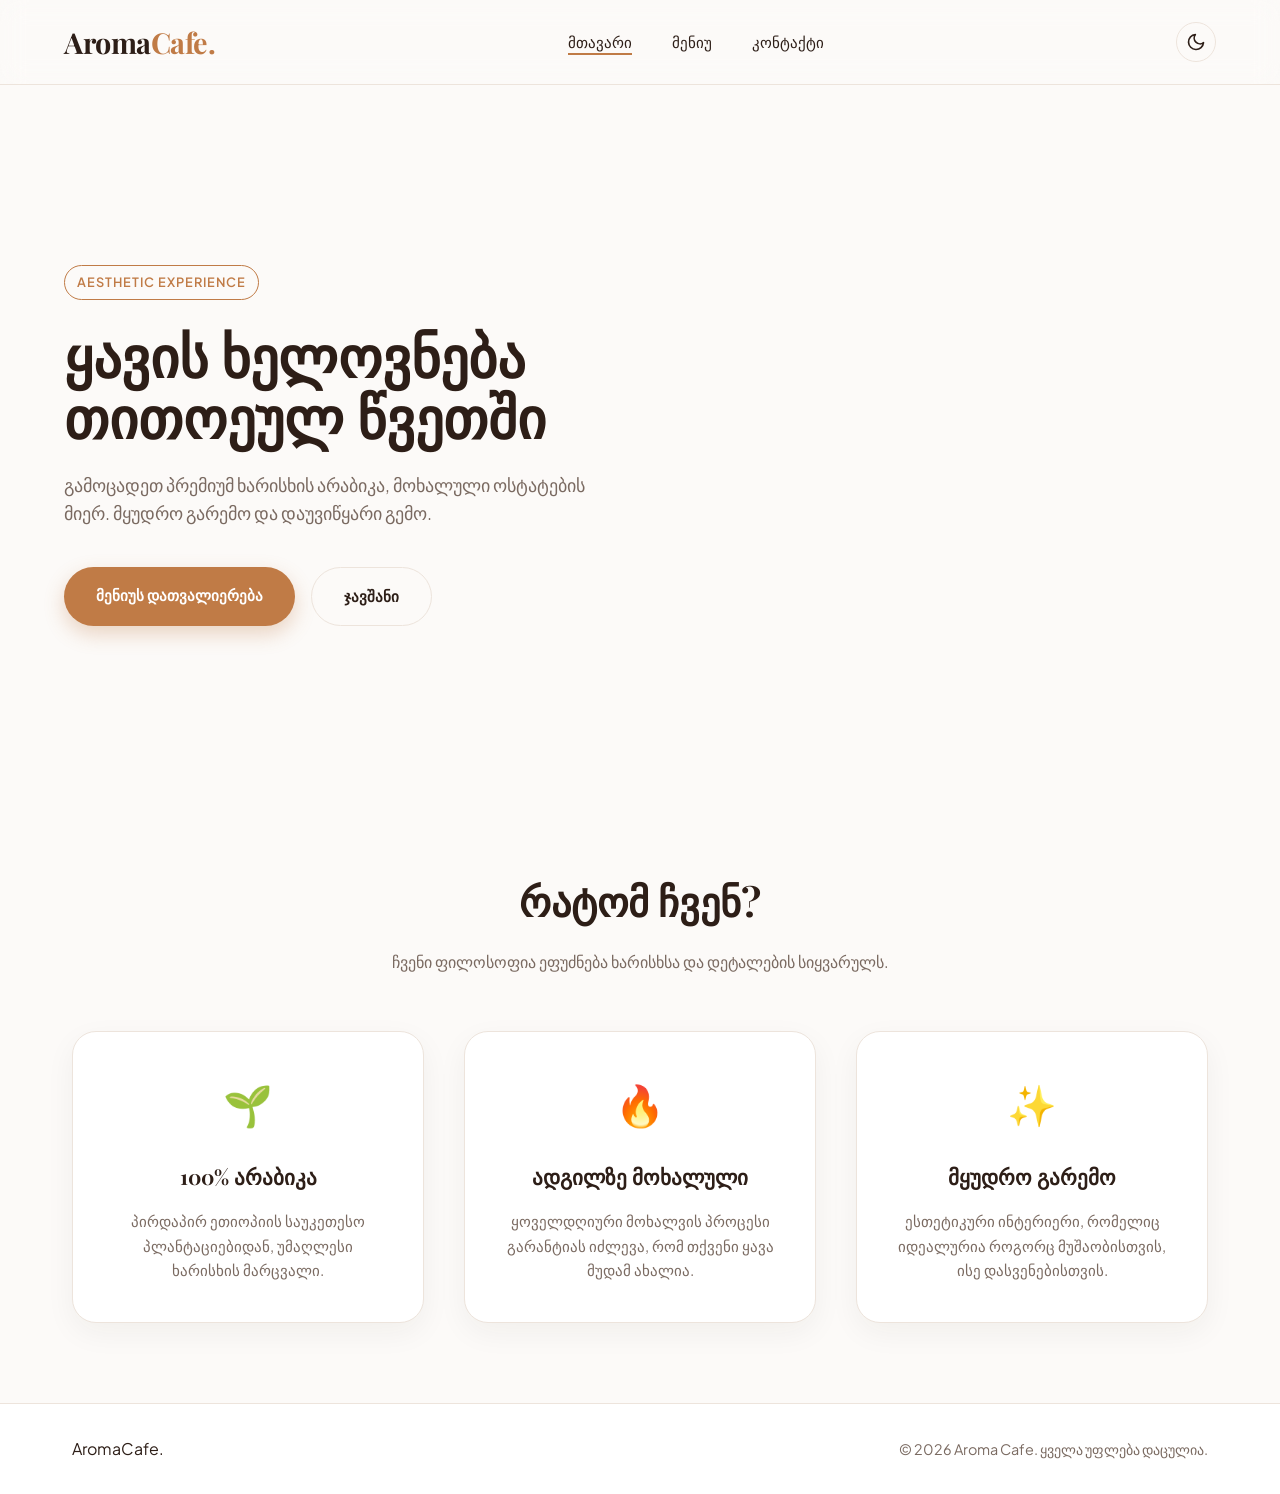
<file: index.html>
<!DOCTYPE html>
<html lang="ka">
<head>
    <meta charset="UTF-8">
    <meta name="viewport" content="width=device-width, initial-scale=1.0">
    <title>Aroma Cafe | მთავარი</title>
    <link rel="stylesheet" href="css/style.css">
</head>
<body>
    <header class="navbar">
        <div class="logo">Aroma<span class="accent-text">Cafe.</span></div>
        <nav>
            <ul class="nav-links">
                <li><a href="index.html" class="active">მთავარი</a></li>
                <li><a href="menu.html">მენიუ</a></li>
                <li><a href="contact.html">კონტაქტი</a></li>
            </ul>
        </nav>
        <div class="nav-actions">
            <button id="theme-toggle" class="btn-icon" aria-label="თემის შეცვლა">
                <svg id="moon-icon" xmlns="http://www.w3.org/2000/svg" width="20" height="20" viewBox="0 0 24 24" fill="none" stroke="currentColor" stroke-width="2" stroke-linecap="round" stroke-linejoin="round"><path d="M21 12.79A9 9 0 1 1 11.21 3 7 7 0 0 0 21 12.79z"></path></svg>
                <svg id="sun-icon" class="hidden" xmlns="http://www.w3.org/2000/svg" width="20" height="20" viewBox="0 0 24 24" fill="none" stroke="currentColor" stroke-width="2" stroke-linecap="round" stroke-linejoin="round"><circle cx="12" cy="12" r="5"></circle><line x1="12" y1="1" x2="12" y2="3"></line><line x1="12" y1="21" x2="12" y2="23"></line><line x1="4.22" y1="4.22" x2="5.64" y2="5.64"></line><line x1="18.36" y1="18.36" x2="19.78" y2="19.78"></line><line x1="1" y1="12" x2="3" y2="12"></line><line x1="21" y1="12" x2="23" y2="12"></line><line x1="4.22" y1="19.78" x2="5.64" y2="18.36"></line><line x1="18.36" y1="5.64" x2="19.78" y2="4.22"></line></svg>
            </button>
            <div class="burger-menu">
                <span></span><span></span><span></span>
            </div>
        </div>
    </header>

    <main class="hero">
        <div class="hero-bg"></div>
        <div class="hero-content animate-on-scroll">
            <span class="badge">Aesthetic Experience</span>
            <h1>ყავის ხელოვნება<br>თითოეულ წვეთში</h1>
            <p>გამოცადეთ პრემიუმ ხარისხის არაბიკა, მოხალული ოსტატების მიერ. მყუდრო გარემო და დაუვიწყარი გემო.</p>
            <div class="hero-btns">
                <a href="menu.html" class="btn-primary">მენიუს დათვალიერება</a>
                <a href="contact.html" class="btn-secondary">ჯავშანი</a>
            </div>
        </div>
    </main>

    <section class="features container animate-on-scroll">
        <div class="section-title">
            <h2>რატომ ჩვენ?</h2>
            <p>ჩვენი ფილოსოფია ეფუძნება ხარისხსა და დეტალების სიყვარულს.</p>
        </div>
        <div class="grid-3">
            <div class="feature-card">
                <div class="icon-wrapper">🌱</div>
                <h3>100% არაბიკა</h3>
                <p>პირდაპირ ეთიოპიის საუკეთესო პლანტაციებიდან, უმაღლესი ხარისხის მარცვალი.</p>
            </div>
            <div class="feature-card">
                <div class="icon-wrapper">🔥</div>
                <h3>ადგილზე მოხალული</h3>
                <p>ყოველდღიური მოხალვის პროცესი გარანტიას იძლევა, რომ თქვენი ყავა მუდამ ახალია.</p>
            </div>
            <div class="feature-card">
                <div class="icon-wrapper">✨</div>
                <h3>მყუდრო გარემო</h3>
                <p>ესთეტიკური ინტერიერი, რომელიც იდეალურია როგორც მუშაობისთვის, ისე დასვენებისთვის.</p>
            </div>
        </div>
    </section>

    <footer class="footer">
        <div class="footer-content container">
            <div class="footer-logo">Aroma<span>Cafe.</span></div>
            <p>&copy; 2026 Aroma Cafe. ყველა უფლება დაცულია.</p>
        </div>
    </footer>

    <script src="js/app.js"></script>
</body>
</html>
</file>
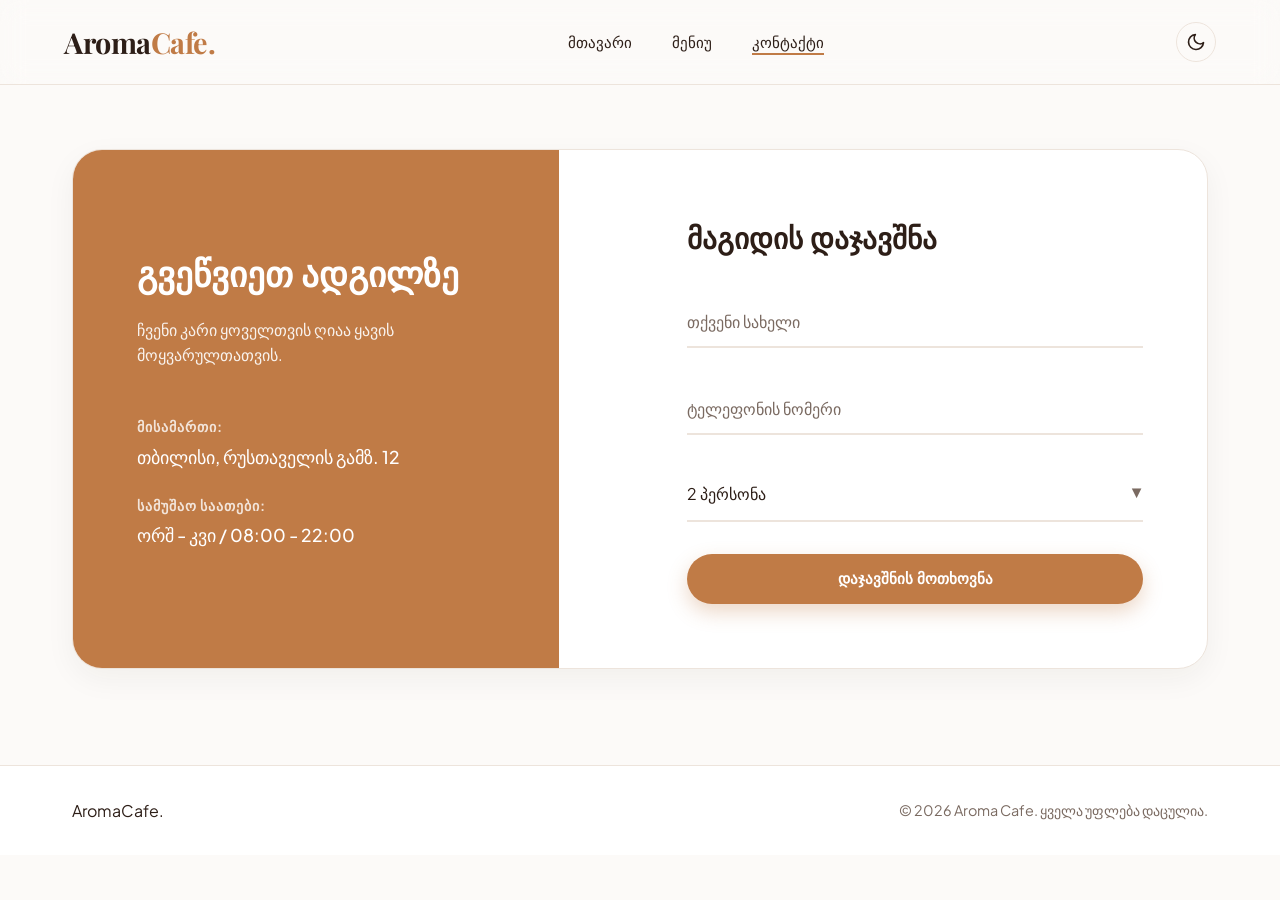
<file: contact.html>
<!DOCTYPE html>
<html lang="ka">
<head>
    <meta charset="UTF-8">
    <meta name="viewport" content="width=device-width, initial-scale=1.0">
    <title>Aroma Cafe | კონტაქტი</title>
    <link rel="stylesheet" href="css/style.css">
</head>
<body>
    <header class="navbar">
        <div class="logo">Aroma<span class="accent-text">Cafe.</span></div>
        <nav>
            <ul class="nav-links">
                <li><a href="index.html">მთავარი</a></li>
                <li><a href="menu.html">მენიუ</a></li>
                <li><a href="contact.html" class="active">კონტაქტი</a></li>
            </ul>
        </nav>
        <div class="nav-actions">
            <button id="theme-toggle" class="btn-icon" aria-label="თემის შეცვლა">
                <svg id="moon-icon" xmlns="http://www.w3.org/2000/svg" width="20" height="20" viewBox="0 0 24 24" fill="none" stroke="currentColor" stroke-width="2" stroke-linecap="round" stroke-linejoin="round"><path d="M21 12.79A9 9 0 1 1 11.21 3 7 7 0 0 0 21 12.79z"></path></svg>
                <svg id="sun-icon" class="hidden" xmlns="http://www.w3.org/2000/svg" width="20" height="20" viewBox="0 0 24 24" fill="none" stroke="currentColor" stroke-width="2" stroke-linecap="round" stroke-linejoin="round"><circle cx="12" cy="12" r="5"></circle><line x1="12" y1="1" x2="12" y2="3"></line><line x1="12" y1="21" x2="12" y2="23"></line><line x1="4.22" y1="4.22" x2="5.64" y2="5.64"></line><line x1="18.36" y1="18.36" x2="19.78" y2="19.78"></line><line x1="1" y1="12" x2="3" y2="12"></line><line x1="21" y1="12" x2="23" y2="12"></line><line x1="4.22" y1="19.78" x2="5.64" y2="18.36"></line><line x1="18.36" y1="5.64" x2="19.78" y2="4.22"></line></svg>
            </button>
            <div class="burger-menu">
                <span></span><span></span><span></span>
            </div>
        </div>
    </header>

    <main class="contact-page container animate-on-scroll">
        <div class="contact-wrapper">
            <div class="contact-info">
                <h2>გვეწვიეთ ადგილზე</h2>
                <p>ჩვენი კარი ყოველთვის ღიაა ყავის მოყვარულთათვის.</p>
                <div class="info-block">
                    <strong>მისამართი:</strong>
                    <span>თბილისი, რუსთაველის გამზ. 12</span>
                </div>
                <div class="info-block">
                    <strong>სამუშაო საათები:</strong>
                    <span>ორშ - კვი / 08:00 - 22:00</span>
                </div>
            </div>

            <div class="form-wrapper">
                <h3>მაგიდის დაჯავშნა</h3>
                
                <form id="booking-form" novalidate>
                    <div class="input-container">
                        <input type="text" id="name" placeholder=" " required>
                        <label for="name" class="floating-label">თქვენი სახელი</label>
                        <span class="error-msg" id="err-name"></span>
                    </div>

                    <div class="input-container">
                        <input type="tel" id="phone" placeholder=" " required>
                        <label for="phone" class="floating-label">ტელეფონის ნომერი</label>
                        <span class="error-msg" id="err-phone"></span>
                    </div>

                    <div class="input-container custom-select">
                        <select id="guests">
                            <option value="1">1 პერსონა</option>
                            <option value="2" selected>2 პერსონა</option>
                            <option value="3">3-4 პერსონა</option>
                            <option value="5">5+ პერსონა</option>
                        </select>
                        <span class="select-arrow">▼</span>
                    </div>

                    <button type="submit" class="btn-primary w-100">დაჯავშნის მოთხოვნა</button>
                    
                    <div id="success-msg" class="alert-success hidden">
                        ✓ ჯავშანი წარმატებით გაიგზავნა! მალე დაგიკავშირდებით.
                    </div>
                </form>
            </div>
        </div>
    </main>

    <footer class="footer">
        <div class="footer-content container">
            <div class="footer-logo">Aroma<span>Cafe.</span></div>
            <p>&copy; 2026 Aroma Cafe. ყველა უფლება დაცულია.</p>
        </div>
    </footer>

    <script src="js/app.js"></script>
</body>
</html>
</file>
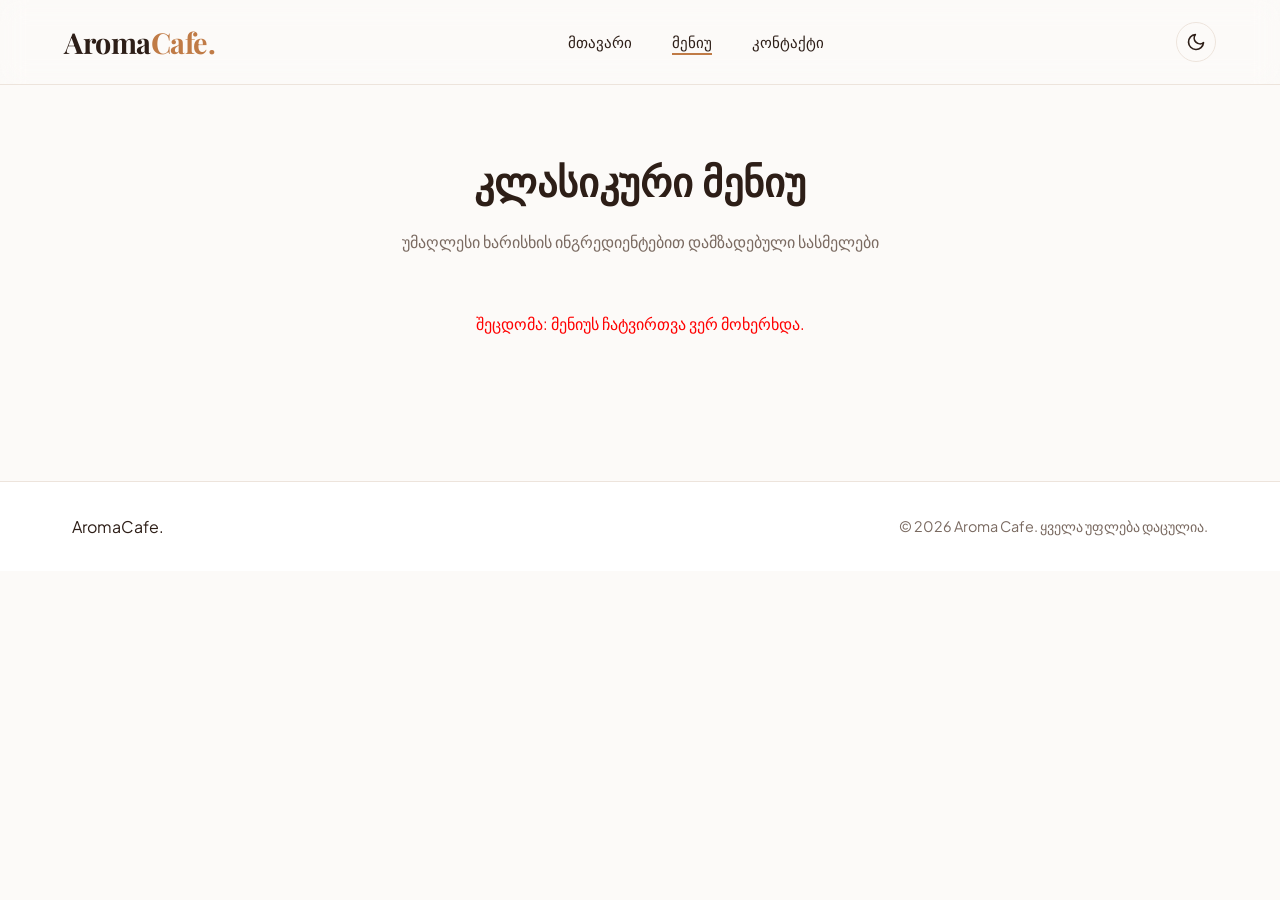
<file: menu.html>
<!DOCTYPE html>
<html lang="ka">
<head>
    <meta charset="UTF-8">
    <meta name="viewport" content="width=device-width, initial-scale=1.0">
    <title>Aroma Cafe | მენიუ</title>
    <link rel="stylesheet" href="css/style.css">
</head>
<body>
    <header class="navbar">
        <div class="logo">Aroma<span class="accent-text">Cafe.</span></div>
        <nav>
            <ul class="nav-links">
                <li><a href="index.html">მთავარი</a></li>
                <li><a href="menu.html" class="active">მენიუ</a></li>
                <li><a href="contact.html">კონტაქტი</a></li>
            </ul>
        </nav>
        <div class="nav-actions">
            <button id="theme-toggle" class="btn-icon" aria-label="თემის შეცვლა">
                <svg id="moon-icon" xmlns="http://www.w3.org/2000/svg" width="20" height="20" viewBox="0 0 24 24" fill="none" stroke="currentColor" stroke-width="2" stroke-linecap="round" stroke-linejoin="round"><path d="M21 12.79A9 9 0 1 1 11.21 3 7 7 0 0 0 21 12.79z"></path></svg>
                <svg id="sun-icon" class="hidden" xmlns="http://www.w3.org/2000/svg" width="20" height="20" viewBox="0 0 24 24" fill="none" stroke="currentColor" stroke-width="2" stroke-linecap="round" stroke-linejoin="round"><circle cx="12" cy="12" r="5"></circle><line x1="12" y1="1" x2="12" y2="3"></line><line x1="12" y1="21" x2="12" y2="23"></line><line x1="4.22" y1="4.22" x2="5.64" y2="5.64"></line><line x1="18.36" y1="18.36" x2="19.78" y2="19.78"></line><line x1="1" y1="12" x2="3" y2="12"></line><line x1="21" y1="12" x2="23" y2="12"></line><line x1="4.22" y1="19.78" x2="5.64" y2="18.36"></line><line x1="18.36" y1="5.64" x2="19.78" y2="4.22"></line></svg>
            </button>
            <div class="burger-menu">
                <span></span><span></span><span></span>
            </div>
        </div>
    </header>

    <main class="menu-page container animate-on-scroll">
        <div class="section-title">
            <h2>კლასიკური მენიუ</h2>
            <p>უმაღლესი ხარისხის ინგრედიენტებით დამზადებული სასმელები</p>
        </div>

        <div id="loader" class="loader-container">
            <div class="spinner"></div>
            <p>მენიუ იტვირთება...</p>
        </div>
        
        <div id="menu-grid" class="menu-grid"></div>
    </main>

    <footer class="footer">
        <div class="footer-content container">
            <div class="footer-logo">Aroma<span>Cafe.</span></div>
            <p>&copy; 2026 Aroma Cafe. ყველა უფლება დაცულია.</p>
        </div>
    </footer>

    <script src="js/app.js"></script>
</body>
</html>
</file>
<file: css/style.css>
@import url('https://fonts.googleapis.com/css2?family=Playfair+Display:wght@600;700&family=Plus+Jakarta+Sans:wght@400;500;600&display=swap');

:root {
    --bg-main: #fcfaf8;
    --bg-card: #ffffff;
    --text-primary: #2d1e17;
    --text-secondary: #7a6a61;
    --accent: #c07b46;
    --accent-hover: #a36537;
    --border: #ede4dc;
    --font-heading: 'Playfair Display', serif;
    --font-body: 'Plus Jakarta Sans', sans-serif;
    --shadow-soft: 0 10px 30px rgba(45, 30, 23, 0.05);
    --shadow-hover: 0 20px 40px rgba(192, 123, 70, 0.15);
    --transition: all 0.4s cubic-bezier(0.16, 1, 0.3, 1);
}

/* Dark Mode Palette */
body.dark-mode {
    --bg-main: #140e0b;
    --bg-card: #1c1410;
    --text-primary: #f5efe9;
    --text-secondary: #a89c93;
    --accent: #d88e55;
    --accent-hover: #eba26b;
    --border: #2a1f18;
    --shadow-soft: 0 10px 30px rgba(0, 0, 0, 0.4);
    --shadow-hover: 0 20px 40px rgba(216, 142, 85, 0.1);
}

* { margin: 0; padding: 0; box-sizing: border-box; }

body {
    font-family: var(--font-body);
    background-color: var(--bg-main);
    color: var(--text-primary);
    line-height: 1.6;
    transition: background-color 0.4s, color 0.4s;
    overflow-x: hidden;
}

h1, h2, h3, .logo { font-family: var(--font-heading); font-weight: 700; }
a { text-decoration: none; color: inherit; }
ul { list-style: none; }
.container { max-width: 1200px; margin: 0 auto; padding: 0 2rem; }
.accent-text { color: var(--accent); }

.navbar {
    display: flex;
    justify-content: space-between;
    align-items: center;
    padding: 1.2rem 4rem;
    background-color: rgba(var(--bg-main-rgb), 0.8);
    backdrop-filter: blur(12px);
    border-bottom: 1px solid var(--border);
    position: sticky;
    top: 0;
    z-index: 1000;
    transition: var(--transition);
}
.logo { font-size: 1.8rem; letter-spacing: -0.5px; }

.nav-links { display: flex; gap: 2.5rem; }
.nav-links a {
    font-size: 0.95rem;
    font-weight: 500;
    position: relative;
    transition: var(--transition);
}
.nav-links a::after {
    content: ''; position: absolute; width: 0; height: 2px;
    bottom: -4px; left: 0; background-color: var(--accent);
    transition: var(--transition);
}
.nav-links a:hover::after, .nav-links a.active::after { width: 100%; }

.nav-actions { display: flex; align-items: center; gap: 1rem; }
.btn-icon {
    background: transparent; border: 1px solid var(--border);
    color: var(--text-primary); border-radius: 50%;
    width: 40px; height: 40px; display: flex; align-items: center; justify-content: center;
    cursor: pointer; transition: var(--transition);
}
.btn-icon:hover { border-color: var(--accent); color: var(--accent); }
.hidden { display: none !important; }

.burger-menu { display: none; flex-direction: column; gap: 5px; cursor: pointer; }
.burger-menu span { width: 24px; height: 2px; background-color: var(--text-primary); transition: var(--transition); }

.hero {
    position: relative; height: 80vh; min-height: 600px;
    display: flex; align-items: center; padding: 0 4rem;
    overflow: hidden;
}
.hero-bg {
    position: absolute; top: 0; right: 0; width: 55%; height: 100%;
    background: url('https://images.unsplash.com/photo-1497935586351-b67a49e012bf?auto=format&fit=crop&w=1400&q=80') center/cover;
    border-bottom-left-radius: 40px; z-index: -1;
}
.hero-bg::after {
    content: ''; position: absolute; inset: 0;
    background: linear-gradient(to right, var(--bg-main) 0%, transparent 100%);
}
body.dark-mode .hero-bg { filter: brightness(0.7); }

.hero-content { max-width: 550px; z-index: 1; }
.badge {
    display: inline-block; padding: 6px 12px; font-size: 0.8rem;
    font-weight: 600; text-transform: uppercase; letter-spacing: 1px;
    color: var(--accent); border: 1px solid var(--accent);
    border-radius: 20px; margin-bottom: 1.5rem;
}
.hero-content h1 { font-size: 3.5rem; line-height: 1.1; margin-bottom: 1.5rem; }
.hero-content p { font-size: 1.1rem; color: var(--text-secondary); margin-bottom: 2.5rem; }

.hero-btns { display: flex; gap: 1rem; }
.btn-primary, .btn-secondary {
    padding: 1rem 2rem; font-weight: 600; border-radius: 30px;
    font-size: 0.95rem; cursor: pointer; transition: var(--transition); border: none; text-align: center;
}
.btn-primary { background-color: var(--accent); color: #fff; box-shadow: 0 8px 20px rgba(192, 123, 70, 0.3); }
.btn-primary:hover { background-color: var(--accent-hover); transform: translateY(-3px); }
.btn-secondary { background-color: transparent; border: 1px solid var(--border); color: var(--text-primary); }
.btn-secondary:hover { border-color: var(--accent); color: var(--accent); }

.animate-on-scroll { opacity: 0; transform: translateY(30px); transition: opacity 0.8s ease-out, transform 0.8s ease-out; }
.animate-on-scroll.visible { opacity: 1; transform: translateY(0); }

.section-title { text-align: center; margin-bottom: 3.5rem; padding-top: 4rem; }
.section-title h2 { font-size: 2.5rem; margin-bottom: 1rem; }
.section-title p { color: var(--text-secondary); }

.features { padding-bottom: 5rem; }
.grid-3 { display: grid; grid-template-columns: repeat(auto-fit, minmax(300px, 1fr)); gap: 2.5rem; }
.feature-card {
    background-color: var(--bg-card); padding: 2.5rem; border-radius: 24px;
    border: 1px solid var(--border); text-align: center;
    box-shadow: var(--shadow-soft); transition: var(--transition);
}
.feature-card:hover { transform: translateY(-10px); box-shadow: var(--shadow-hover); border-color: var(--accent); }
.icon-wrapper { font-size: 2.5rem; margin-bottom: 1.5rem; }
.feature-card h3 { font-size: 1.3rem; margin-bottom: 1rem; }
.feature-card p { color: var(--text-secondary); font-size: 0.95rem; }

.menu-page { padding-bottom: 6rem; }
.loader-container { display: flex; flex-direction: column; align-items: center; margin: 3rem 0; }
.spinner {
    width: 40px; height: 40px; border: 3px solid var(--border);
    border-top-color: var(--accent); border-radius: 50%;
    animation: spin 1s linear infinite; margin-bottom: 1rem;
}
@keyframes spin { to { transform: rotate(360deg); } }

.menu-grid { display: grid; grid-template-columns: repeat(auto-fill, minmax(320px, 1fr)); gap: 2.5rem; }
.menu-item {
    background-color: var(--bg-card); border-radius: 20px; overflow: hidden;
    border: 1px solid var(--border); box-shadow: var(--shadow-soft);
    transition: var(--transition); display: flex; flex-direction: column;
}
.menu-item:hover { transform: translateY(-8px); box-shadow: var(--shadow-hover); }
.menu-img-wrapper { height: 240px; overflow: hidden; position: relative; }
.menu-img { width: 100%; height: 100%; object-fit: cover; transition: transform 0.6s ease; }
.menu-item:hover .menu-img { transform: scale(1.05); }
.menu-info { padding: 1.8rem; display: flex; justify-content: space-between; align-items: center; }
.menu-info h3 { font-size: 1.2rem; }
.menu-price { font-weight: 600; color: var(--accent); font-size: 1.3rem; background: rgba(192, 123, 70, 0.1); padding: 5px 12px; border-radius: 12px; }

.contact-page { padding-bottom: 6rem; padding-top: 4rem; }
.contact-wrapper {
    display: grid; grid-template-columns: 1fr 1.2fr; gap: 4rem;
    background-color: var(--bg-card); border-radius: 30px;
    border: 1px solid var(--border); box-shadow: var(--shadow-soft); overflow: hidden;
}
.contact-info { background: var(--accent); color: #fff; padding: 4rem; display: flex; flex-direction: column; justify-content: center; }
.contact-info h2 { font-size: 2.2rem; margin-bottom: 1rem; }
.contact-info p { opacity: 0.9; margin-bottom: 3rem; }
.info-block { margin-bottom: 1.5rem; }
.info-block strong { display: block; font-size: 0.85rem; text-transform: uppercase; letter-spacing: 1px; opacity: 0.8; margin-bottom: 0.3rem; }
.info-block span { font-size: 1.1rem; font-weight: 500; }

.form-wrapper { padding: 4rem; }
.form-wrapper h3 { font-size: 1.8rem; margin-bottom: 2rem; }

.input-container { position: relative; margin-bottom: 2rem; }
.input-container input, .input-container select {
    width: 100%; padding: 1rem 0; font-size: 1rem; color: var(--text-primary);
    background: transparent; border: none; border-bottom: 2px solid var(--border);
    transition: var(--transition); outline: none; font-family: var(--font-body);
}
.floating-label {
    position: absolute; left: 0; top: 1rem; color: var(--text-secondary);
    transition: 0.2s ease all; pointer-events: none; font-size: 1rem;
}
.input-container input:focus ~ .floating-label,
.input-container input:not(:placeholder-shown) ~ .floating-label {
    top: -12px; font-size: 0.75rem; color: var(--accent); font-weight: 600;
}
.input-container input:focus { border-bottom-color: var(--accent); }

.custom-select { position: relative; }
.custom-select select { appearance: none; cursor: pointer; }
.select-arrow { position: absolute; right: 0; top: 1rem; color: var(--text-secondary); pointer-events: none; font-size: 0.8rem; }

.error-msg { position: absolute; bottom: -20px; left: 0; color: #ef4444; font-size: 0.8rem; font-weight: 500; }
.alert-success { background: rgba(34, 197, 94, 0.1); border: 1px solid #22c55e; color: #16a34a; padding: 1rem; border-radius: 12px; margin-top: 1.5rem; text-align: center; font-weight: 600; }
.w-100 { width: 100%; }

.footer { border-top: 1px solid var(--border); padding: 2rem 0; background-color: var(--bg-card); }
.footer-content { display: flex; justify-content: space-between; align-items: center; }
.footer p { color: var(--text-secondary); font-size: 0.9rem; }

@media (max-width: 900px) {
    .contact-wrapper { grid-template-columns: 1fr; }
    .hero-bg { width: 100%; opacity: 0.2; border-radius: 0; }
    .hero-bg::after { background: transparent; }
    .hero { padding: 0 2rem; justify-content: center; text-align: center; }
    .hero-btns { justify-content: center; }
}

@media (max-width: 768px) {
    .navbar { padding: 1rem 2rem; }
    .burger-menu { display: flex; }
    .nav-links {
        position: absolute; top: 100%; left: 0; width: 100%;
        background-color: var(--bg-card); flex-direction: column; gap: 0;
        clip-path: polygon(0 0, 100% 0, 100% 0, 0 0); transition: clip-path 0.4s ease;
        border-bottom: 1px solid var(--border);
    }
    .nav-links.active { clip-path: polygon(0 0, 100% 0, 100% 100%, 0 100%); }
    .nav-links a { display: block; padding: 1.5rem; text-align: center; }
    .nav-links a::after { display: none; }
    .hero-content h1 { font-size: 2.8rem; }
    .contact-info, .form-wrapper { padding: 2.5rem; }
}
</file>
